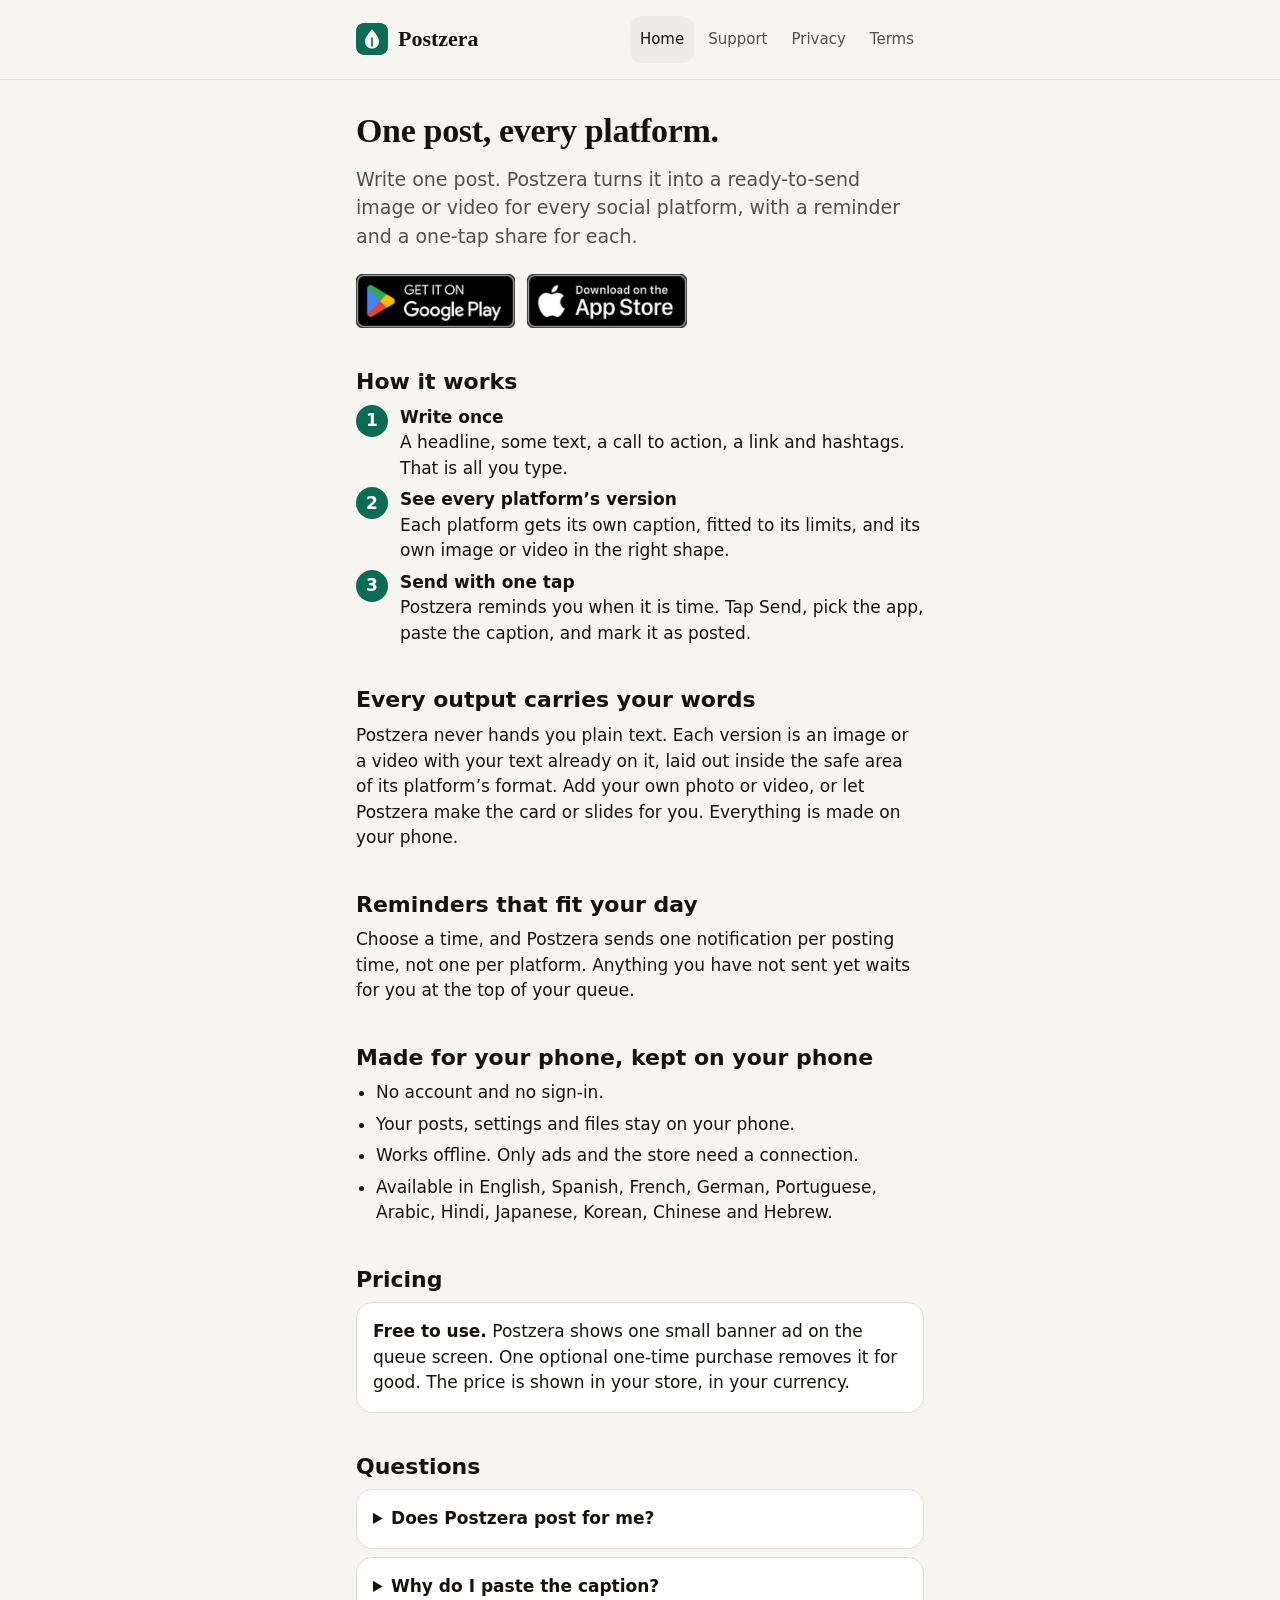
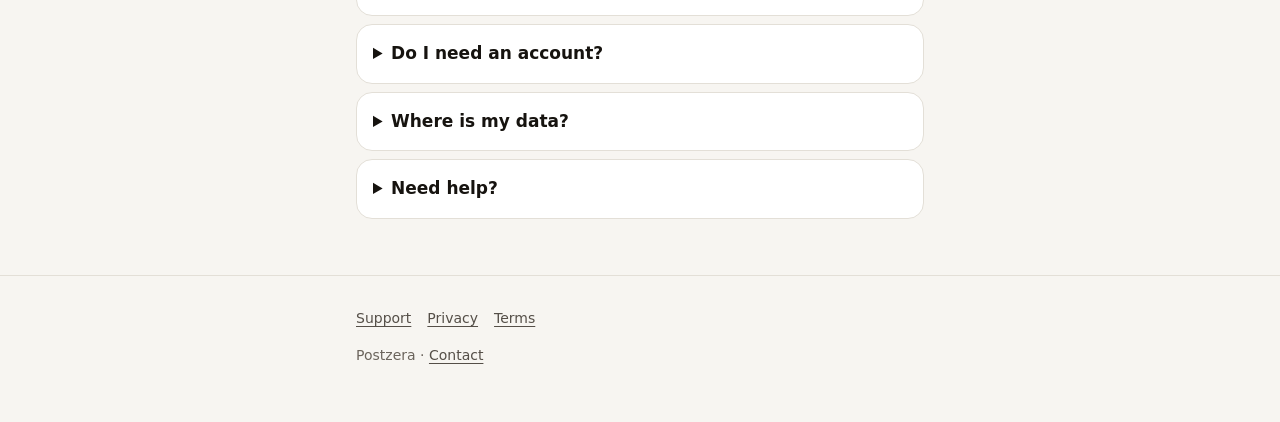
<file: website/index.html>
<!DOCTYPE html>
<html lang="en">
<head>
<meta charset="utf-8">
<meta name="viewport" content="width=device-width, initial-scale=1">
<title>Postzera: one post, every platform</title>
<meta name="description" content="Write one post and Postzera turns it into a ready-to-send image or video for every social platform, with a reminder and a one-tap share for each.">
<meta name="color-scheme" content="light dark">
<meta name="theme-color" content="#F7F5F1" media="(prefers-color-scheme: light)">
<meta name="theme-color" content="#0E0D0C" media="(prefers-color-scheme: dark)">
<meta property="og:type" content="website">
<meta property="og:site_name" content="Postzera">
<meta property="og:title" content="Postzera: one post, every platform">
<meta property="og:description" content="Write one post and Postzera turns it into a ready-to-send image or video for every social platform, with a reminder and a one-tap share for each.">
<meta name="twitter:card" content="summary_large_image">
<meta name="twitter:title" content="Postzera: one post, every platform">
<meta name="twitter:description" content="Write one post and Postzera turns it into a ready-to-send image or video for every social platform, with a reminder and a one-tap share for each.">
<link rel="canonical" href="https://postzera.godswisdomv1.workers.dev/">
<meta property="og:url" content="https://postzera.godswisdomv1.workers.dev/">
<meta property="og:image" content="https://postzera.godswisdomv1.workers.dev/images/og.png">
<meta property="og:image:width" content="1200">
<meta property="og:image:height" content="630">
<meta name="twitter:image" content="https://postzera.godswisdomv1.workers.dev/images/og.png">
<link rel="icon" type="image/png" sizes="32x32" href="images/favicon-32.png">
<link rel="apple-touch-icon" href="images/favicon.png">
<link rel="stylesheet" href="style.css">
<script type="application/ld+json">
{
  "@context": "https://schema.org",
  "@type": "SoftwareApplication",
  "name": "Postzera",
  "description": "Write one post and Postzera turns it into a ready-to-send image or video for every social platform, with a reminder and a one-tap share for each.",
  "applicationCategory": "BusinessApplication",
  "operatingSystem": "Android, iOS",
  "url": "https://postzera.godswisdomv1.workers.dev/",
  "image": "https://postzera.godswisdomv1.workers.dev/images/app-icon.png",
  "offers": { "@type": "Offer", "price": "0", "priceCurrency": "USD" }
}
</script>
</head>
<body>
<header class="site"><div class="wrap">
<a class="brand" href="/"><img src="images/favicon-32.png" width="32" height="32" alt="">Postzera</a>
<nav class="site" aria-label="Main"><a href="/" aria-current="page">Home</a><a href="/support">Support</a><a href="/privacy">Privacy</a><a href="/terms">Terms</a></nav>
</div></header>
<main><div class="wrap">
<h1>One post, every platform.</h1>
<p class="lead">Write one post. Postzera turns it into a ready-to-send image or video for every social platform, with a reminder and a one-tap share for each.</p>

<p class="badges">
<img src="images/badge-google-play.png" width="160" height="54" alt="Get it on Google Play">
<img src="images/badge-app-store.png" width="160" height="54" alt="Download on the App Store">
</p>

<h2>How it works</h2>
<ol class="steps">
<li><p><strong>Write once</strong>A headline, some text, a call to action, a link and hashtags. That is all you type.</p></li>
<li><p><strong>See every platform&rsquo;s version</strong>Each platform gets its own caption, fitted to its limits, and its own image or video in the right shape.</p></li>
<li><p><strong>Send with one tap</strong>Postzera reminds you when it is time. Tap Send, pick the app, paste the caption, and mark it as posted.</p></li>
</ol>

<h2>Every output carries your words</h2>
<p>Postzera never hands you plain text. Each version is an image or a video with your text already on it, laid out inside the safe area of its platform&rsquo;s format. Add your own photo or video, or let Postzera make the card or slides for you. Everything is made on your phone.</p>

<h2>Reminders that fit your day</h2>
<p>Choose a time, and Postzera sends one notification per posting time, not one per platform. Anything you have not sent yet waits for you at the top of your queue.</p>

<h2>Made for your phone, kept on your phone</h2>
<ul>
<li>No account and no sign-in.</li>
<li>Your posts, settings and files stay on your phone.</li>
<li>Works offline. Only ads and the store need a connection.</li>
<li>Available in English, Spanish, French, German, Portuguese, Arabic, Hindi, Japanese, Korean, Chinese and Hebrew.</li>
</ul>

<h2>Pricing</h2>
<div class="card">
<p><strong>Free to use.</strong> Postzera shows one small banner ad on the queue screen. One optional one-time purchase removes it for good. The price is shown in your store, in your currency.</p>
</div>

<h2>Questions</h2>
<details><summary>Does Postzera post for me?</summary><div><p>No. Postzera prepares your post and opens your phone&rsquo;s share sheet. You choose the app and tap send there. It never logs in to a social platform for you and never posts on its own.</p></div></details>
<details><summary>Why do I paste the caption?</summary><div><p>Some apps ignore text that is shared from another app. So Postzera copies the caption when you tap Send, and you paste it in the app you chose.</p></div></details>
<details><summary>Do I need an account?</summary><div><p>No. There is nothing to sign up for.</p></div></details>
<details><summary>Where is my data?</summary><div><p>On your phone. See the <a href="/privacy">privacy policy</a> for the details, including what the ad service may collect.</p></div></details>
<details><summary>Need help?</summary><div><p>Visit the <a href="/support">support page</a>.</p></div></details>

</div></main>
<footer class="site"><div class="wrap">
<nav aria-label="Footer"><a href="/support">Support</a><a href="/privacy">Privacy</a><a href="/terms">Terms</a></nav>
<p>Postzera &middot; <a href="/support">Contact</a></p>
</div></footer>
</body>
</html>
</file>
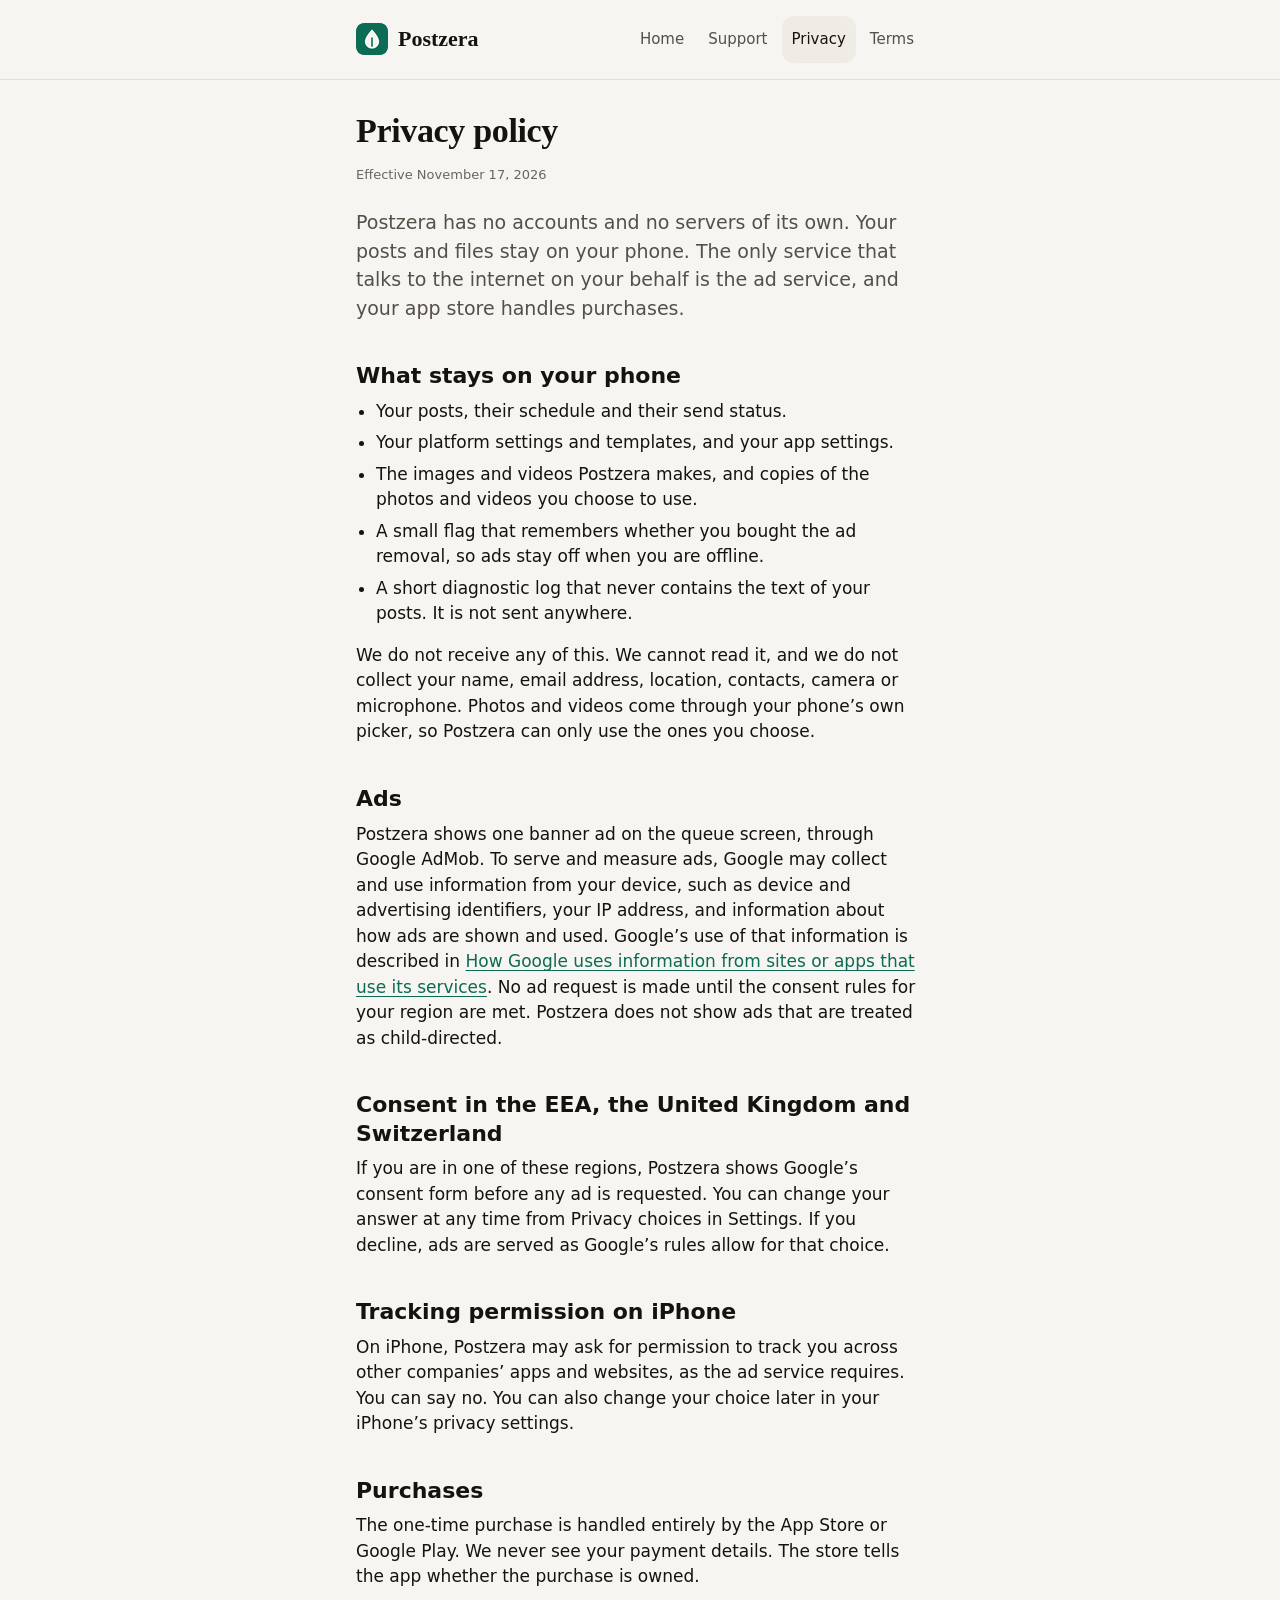
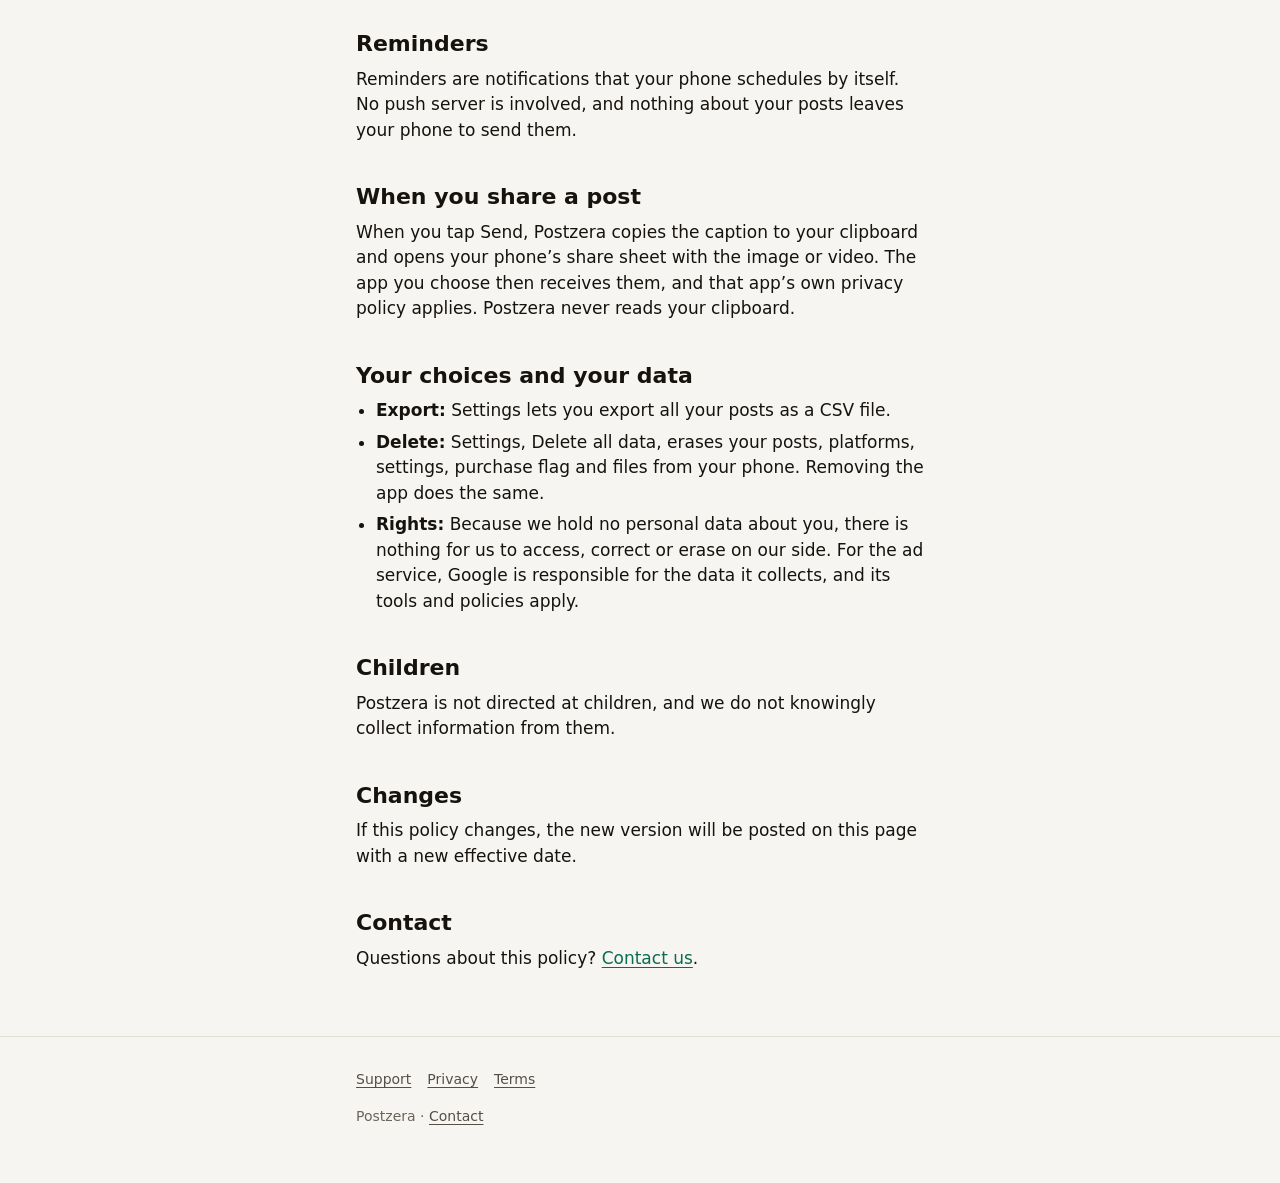
<file: website/privacy.html>
<!DOCTYPE html>
<html lang="en">
<head>
<meta charset="utf-8">
<meta name="viewport" content="width=device-width, initial-scale=1">
<title>Postzera privacy policy</title>
<meta name="description" content="Postzera collects nothing off your phone. Read how your data, ads, consent and purchases work.">
<meta name="color-scheme" content="light dark">
<meta name="theme-color" content="#F7F5F1" media="(prefers-color-scheme: light)">
<meta name="theme-color" content="#0E0D0C" media="(prefers-color-scheme: dark)">
<meta property="og:type" content="website">
<meta property="og:site_name" content="Postzera">
<meta property="og:title" content="Postzera privacy policy">
<meta property="og:description" content="Postzera collects nothing off your phone. Read how your data, ads, consent and purchases work.">
<meta name="twitter:card" content="summary_large_image">
<meta name="twitter:title" content="Postzera privacy policy">
<meta name="twitter:description" content="Postzera collects nothing off your phone. Read how your data, ads, consent and purchases work.">
<link rel="canonical" href="https://postzera.godswisdomv1.workers.dev/privacy">
<meta property="og:url" content="https://postzera.godswisdomv1.workers.dev/privacy">
<meta property="og:image" content="https://postzera.godswisdomv1.workers.dev/images/og.png">
<meta property="og:image:width" content="1200">
<meta property="og:image:height" content="630">
<meta name="twitter:image" content="https://postzera.godswisdomv1.workers.dev/images/og.png">
<link rel="icon" type="image/png" sizes="32x32" href="images/favicon-32.png">
<link rel="apple-touch-icon" href="images/favicon.png">
<link rel="stylesheet" href="style.css">
</head>
<body>
<header class="site"><div class="wrap">
<a class="brand" href="/"><img src="images/favicon-32.png" width="32" height="32" alt="">Postzera</a>
<nav class="site" aria-label="Main"><a href="/">Home</a><a href="/support">Support</a><a href="/privacy" aria-current="page">Privacy</a><a href="/terms">Terms</a></nav>
</div></header>
<main><div class="wrap">
<h1>Privacy policy</h1>
<p class="meta">Effective November 17, 2026</p>
<p class="lead">Postzera has no accounts and no servers of its own. Your posts and files stay on your phone. The only service that talks to the internet on your behalf is the ad service, and your app store handles purchases.</p>

<h2>What stays on your phone</h2>
<ul>
<li>Your posts, their schedule and their send status.</li>
<li>Your platform settings and templates, and your app settings.</li>
<li>The images and videos Postzera makes, and copies of the photos and videos you choose to use.</li>
<li>A small flag that remembers whether you bought the ad removal, so ads stay off when you are offline.</li>
<li>A short diagnostic log that never contains the text of your posts. It is not sent anywhere.</li>
</ul>
<p>We do not receive any of this. We cannot read it, and we do not collect your name, email address, location, contacts, camera or microphone. Photos and videos come through your phone&rsquo;s own picker, so Postzera can only use the ones you choose.</p>

<h2>Ads</h2>
<p>Postzera shows one banner ad on the queue screen, through Google AdMob. To serve and measure ads, Google may collect and use information from your device, such as device and advertising identifiers, your IP address, and information about how ads are shown and used. Google&rsquo;s use of that information is described in <a href="https://policies.google.com/technologies/partner-sites">How Google uses information from sites or apps that use its services</a>. No ad request is made until the consent rules for your region are met. Postzera does not show ads that are treated as child-directed.</p>

<h2>Consent in the EEA, the United Kingdom and Switzerland</h2>
<p>If you are in one of these regions, Postzera shows Google&rsquo;s consent form before any ad is requested. You can change your answer at any time from Privacy choices in Settings. If you decline, ads are served as Google&rsquo;s rules allow for that choice.</p>

<h2>Tracking permission on iPhone</h2>
<p>On iPhone, Postzera may ask for permission to track you across other companies&rsquo; apps and websites, as the ad service requires. You can say no. You can also change your choice later in your iPhone&rsquo;s privacy settings.</p>

<h2>Purchases</h2>
<p>The one-time purchase is handled entirely by the App Store or Google Play. We never see your payment details. The store tells the app whether the purchase is owned.</p>

<h2>Reminders</h2>
<p>Reminders are notifications that your phone schedules by itself. No push server is involved, and nothing about your posts leaves your phone to send them.</p>

<h2>When you share a post</h2>
<p>When you tap Send, Postzera copies the caption to your clipboard and opens your phone&rsquo;s share sheet with the image or video. The app you choose then receives them, and that app&rsquo;s own privacy policy applies. Postzera never reads your clipboard.</p>

<h2>Your choices and your data</h2>
<ul>
<li><strong>Export:</strong> Settings lets you export all your posts as a CSV file.</li>
<li><strong>Delete:</strong> Settings, Delete all data, erases your posts, platforms, settings, purchase flag and files from your phone. Removing the app does the same.</li>
<li><strong>Rights:</strong> Because we hold no personal data about you, there is nothing for us to access, correct or erase on our side. For the ad service, Google is responsible for the data it collects, and its tools and policies apply.</li>
</ul>

<h2>Children</h2>
<p>Postzera is not directed at children, and we do not knowingly collect information from them.</p>

<h2>Changes</h2>
<p>If this policy changes, the new version will be posted on this page with a new effective date.</p>

<h2>Contact</h2>
<p>Questions about this policy? <a href="/support">Contact us</a>.</p>

</div></main>
<footer class="site"><div class="wrap">
<nav aria-label="Footer"><a href="/support">Support</a><a href="/privacy">Privacy</a><a href="/terms">Terms</a></nav>
<p>Postzera &middot; <a href="/support">Contact</a></p>
</div></footer>
</body>
</html>
</file>
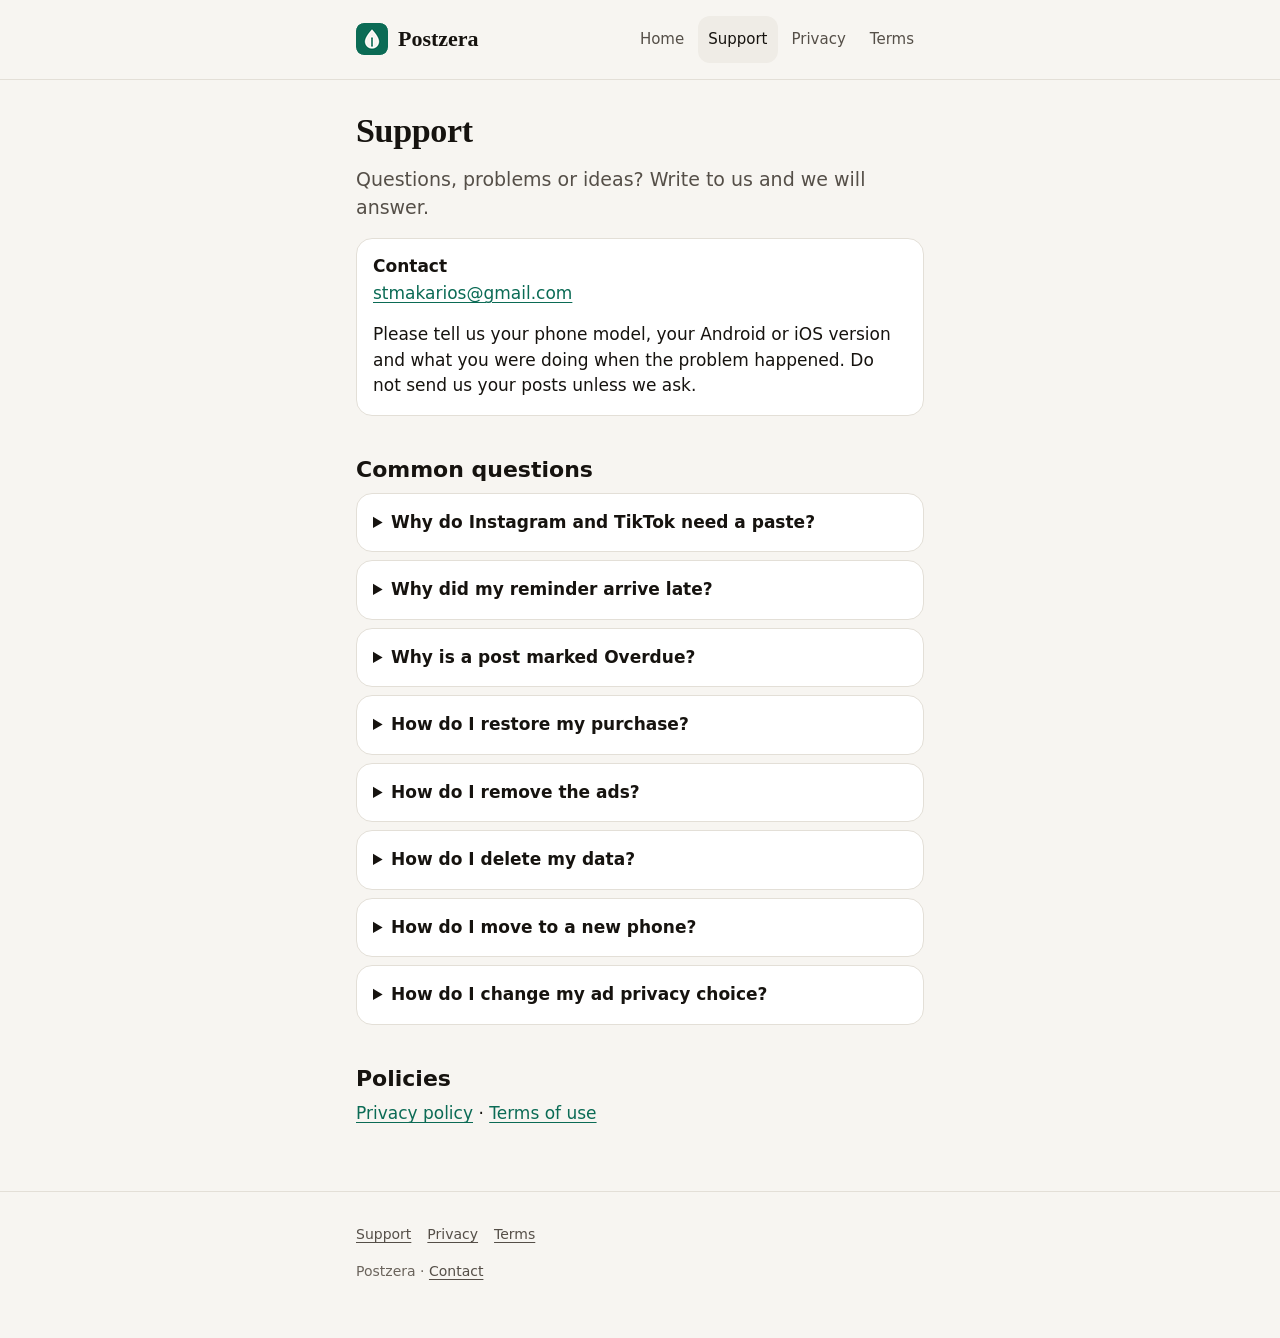
<file: website/support.html>
<!DOCTYPE html>
<html lang="en">
<head>
<meta charset="utf-8">
<meta name="viewport" content="width=device-width, initial-scale=1">
<title>Postzera support</title>
<meta name="description" content="Get help with Postzera: contact, common questions, restoring your purchase and deleting your data.">
<meta name="color-scheme" content="light dark">
<meta name="theme-color" content="#F7F5F1" media="(prefers-color-scheme: light)">
<meta name="theme-color" content="#0E0D0C" media="(prefers-color-scheme: dark)">
<meta property="og:type" content="website">
<meta property="og:site_name" content="Postzera">
<meta property="og:title" content="Postzera support">
<meta property="og:description" content="Get help with Postzera: contact, common questions, restoring your purchase and deleting your data.">
<meta name="twitter:card" content="summary_large_image">
<meta name="twitter:title" content="Postzera support">
<meta name="twitter:description" content="Get help with Postzera: contact, common questions, restoring your purchase and deleting your data.">
<link rel="canonical" href="https://postzera.godswisdomv1.workers.dev/support">
<meta property="og:url" content="https://postzera.godswisdomv1.workers.dev/support">
<meta property="og:image" content="https://postzera.godswisdomv1.workers.dev/images/og.png">
<meta property="og:image:width" content="1200">
<meta property="og:image:height" content="630">
<meta name="twitter:image" content="https://postzera.godswisdomv1.workers.dev/images/og.png">
<link rel="icon" type="image/png" sizes="32x32" href="images/favicon-32.png">
<link rel="apple-touch-icon" href="images/favicon.png">
<link rel="stylesheet" href="style.css">
</head>
<body>
<header class="site"><div class="wrap">
<a class="brand" href="/"><img src="images/favicon-32.png" width="32" height="32" alt="">Postzera</a>
<nav class="site" aria-label="Main"><a href="/">Home</a><a href="/support" aria-current="page">Support</a><a href="/privacy">Privacy</a><a href="/terms">Terms</a></nav>
</div></header>
<main><div class="wrap">
<h1>Support</h1>
<p class="lead">Questions, problems or ideas? Write to us and we will answer.</p>
<div class="card">
<h3>Contact</h3>
<p><a href="mailto:stmakarios@gmail.com">stmakarios@gmail.com</a></p>
<p>Please tell us your phone model, your Android or iOS version and what you were doing when the problem happened. Do not send us your posts unless we ask.</p>
</div>

<h2>Common questions</h2>
<details><summary>Why do Instagram and TikTok need a paste?</summary><div><p>Some apps accept the image or video from another app but ignore its text. When you tap Send, Postzera copies the caption to your clipboard. After you pick the app, paste the caption into its caption box. Postzera only copies when you tap Send or Copy, and it never reads your clipboard.</p></div></details>
<details><summary>Why did my reminder arrive late?</summary><div><p>To avoid asking for special permissions, Postzera uses inexact reminders on Android. In battery saving mode your phone can delay one by a few minutes. Check that notifications are allowed for Postzera in your phone&rsquo;s settings. Your posts are always available in the queue, even without a reminder.</p></div></details>
<details><summary>Why is a post marked Overdue?</summary><div><p>Its scheduled time has passed and it has not been marked as posted. Overdue posts stay at the top of the queue until you send or skip them.</p></div></details>
<details><summary>How do I restore my purchase?</summary><div><p>Open Settings and tap Restore purchases. Use the same store account that made the purchase, on the same kind of phone (Google Play on Android, the App Store on iPhone). The purchase does not move between the two stores.</p></div></details>
<details><summary>How do I remove the ads?</summary><div><p>Open Settings and tap Remove ads. It is a single one-time purchase.</p></div></details>
<details><summary>How do I delete my data?</summary><div><p>Open Settings and tap Delete all data. Your posts, platforms, settings and generated files are erased from your phone. Removing the app also removes everything. Before that, you can export your posts as a CSV file in Settings.</p></div></details>
<details><summary>How do I move to a new phone?</summary><div><p>Export your posts as a CSV file in Settings, move the file to the new phone, and import it there. Postzera does not back up to the cloud.</p></div></details>
<details><summary>How do I change my ad privacy choice?</summary><div><p>If your region requires it, Settings shows a Privacy choices row where you can change your answer at any time.</p></div></details>

<h2>Policies</h2>
<p><a href="/privacy">Privacy policy</a> &middot; <a href="/terms">Terms of use</a></p>

</div></main>
<footer class="site"><div class="wrap">
<nav aria-label="Footer"><a href="/support">Support</a><a href="/privacy">Privacy</a><a href="/terms">Terms</a></nav>
<p>Postzera &middot; <a href="/support">Contact</a></p>
</div></footer>
</body>
</html>
</file>
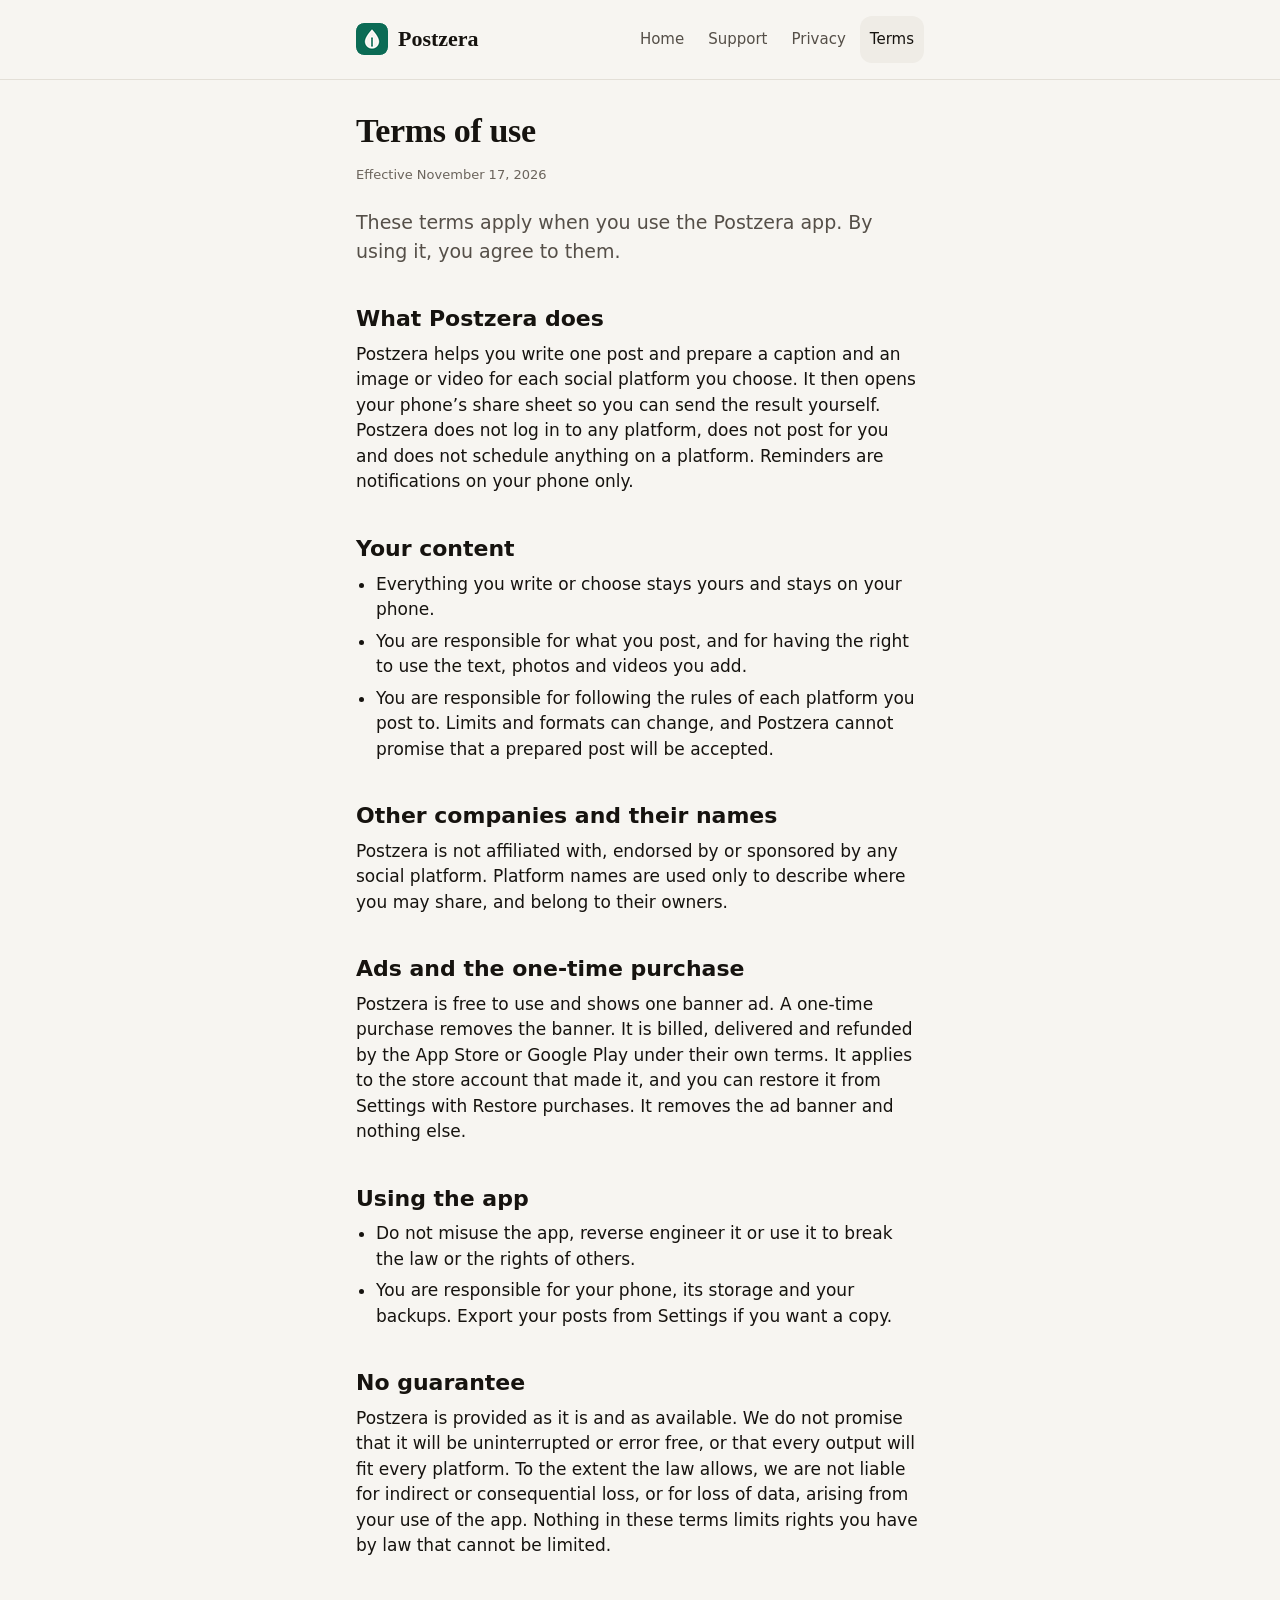
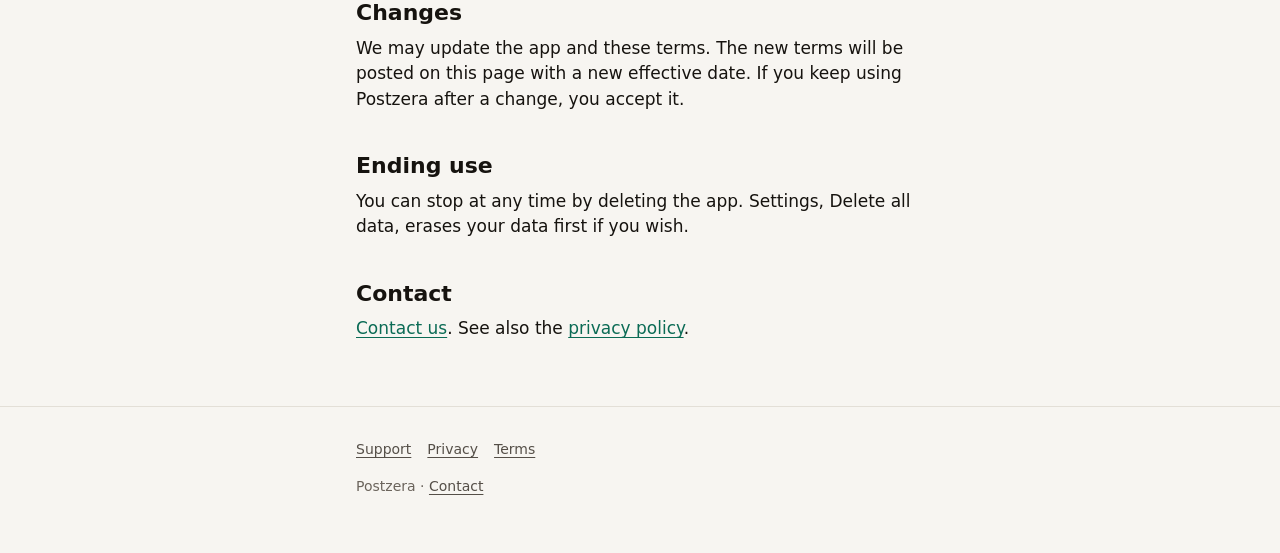
<file: website/terms.html>
<!DOCTYPE html>
<html lang="en">
<head>
<meta charset="utf-8">
<meta name="viewport" content="width=device-width, initial-scale=1">
<title>Postzera terms of use</title>
<meta name="description" content="The terms for using the Postzera app: what it does, your content, ads and the one-time purchase.">
<meta name="color-scheme" content="light dark">
<meta name="theme-color" content="#F7F5F1" media="(prefers-color-scheme: light)">
<meta name="theme-color" content="#0E0D0C" media="(prefers-color-scheme: dark)">
<meta property="og:type" content="website">
<meta property="og:site_name" content="Postzera">
<meta property="og:title" content="Postzera terms of use">
<meta property="og:description" content="The terms for using the Postzera app: what it does, your content, ads and the one-time purchase.">
<meta name="twitter:card" content="summary_large_image">
<meta name="twitter:title" content="Postzera terms of use">
<meta name="twitter:description" content="The terms for using the Postzera app: what it does, your content, ads and the one-time purchase.">
<link rel="canonical" href="https://postzera.godswisdomv1.workers.dev/terms">
<meta property="og:url" content="https://postzera.godswisdomv1.workers.dev/terms">
<meta property="og:image" content="https://postzera.godswisdomv1.workers.dev/images/og.png">
<meta property="og:image:width" content="1200">
<meta property="og:image:height" content="630">
<meta name="twitter:image" content="https://postzera.godswisdomv1.workers.dev/images/og.png">
<link rel="icon" type="image/png" sizes="32x32" href="images/favicon-32.png">
<link rel="apple-touch-icon" href="images/favicon.png">
<link rel="stylesheet" href="style.css">
</head>
<body>
<header class="site"><div class="wrap">
<a class="brand" href="/"><img src="images/favicon-32.png" width="32" height="32" alt="">Postzera</a>
<nav class="site" aria-label="Main"><a href="/">Home</a><a href="/support">Support</a><a href="/privacy">Privacy</a><a href="/terms" aria-current="page">Terms</a></nav>
</div></header>
<main><div class="wrap">
<h1>Terms of use</h1>
<p class="meta">Effective November 17, 2026</p>
<p class="lead">These terms apply when you use the Postzera app. By using it, you agree to them.</p>

<h2>What Postzera does</h2>
<p>Postzera helps you write one post and prepare a caption and an image or video for each social platform you choose. It then opens your phone&rsquo;s share sheet so you can send the result yourself. Postzera does not log in to any platform, does not post for you and does not schedule anything on a platform. Reminders are notifications on your phone only.</p>

<h2>Your content</h2>
<ul>
<li>Everything you write or choose stays yours and stays on your phone.</li>
<li>You are responsible for what you post, and for having the right to use the text, photos and videos you add.</li>
<li>You are responsible for following the rules of each platform you post to. Limits and formats can change, and Postzera cannot promise that a prepared post will be accepted.</li>
</ul>

<h2>Other companies and their names</h2>
<p>Postzera is not affiliated with, endorsed by or sponsored by any social platform. Platform names are used only to describe where you may share, and belong to their owners.</p>

<h2>Ads and the one-time purchase</h2>
<p>Postzera is free to use and shows one banner ad. A one-time purchase removes the banner. It is billed, delivered and refunded by the App Store or Google Play under their own terms. It applies to the store account that made it, and you can restore it from Settings with Restore purchases. It removes the ad banner and nothing else.</p>

<h2>Using the app</h2>
<ul>
<li>Do not misuse the app, reverse engineer it or use it to break the law or the rights of others.</li>
<li>You are responsible for your phone, its storage and your backups. Export your posts from Settings if you want a copy.</li>
</ul>

<h2>No guarantee</h2>
<p>Postzera is provided as it is and as available. We do not promise that it will be uninterrupted or error free, or that every output will fit every platform. To the extent the law allows, we are not liable for indirect or consequential loss, or for loss of data, arising from your use of the app. Nothing in these terms limits rights you have by law that cannot be limited.</p>

<h2>Changes</h2>
<p>We may update the app and these terms. The new terms will be posted on this page with a new effective date. If you keep using Postzera after a change, you accept it.</p>

<h2>Ending use</h2>
<p>You can stop at any time by deleting the app. Settings, Delete all data, erases your data first if you wish.</p>

<h2>Contact</h2>
<p><a href="/support">Contact us</a>. See also the <a href="/privacy">privacy policy</a>.</p>

</div></main>
<footer class="site"><div class="wrap">
<nav aria-label="Footer"><a href="/support">Support</a><a href="/privacy">Privacy</a><a href="/terms">Terms</a></nav>
<p>Postzera &middot; <a href="/support">Contact</a></p>
</div></footer>
</body>
</html>
</file>
<file: website/style.css>
/* Postzera website. The app's color tokens, a system font stack, one 600 px
   reading column. No scripts, no external fonts. */
:root {
  color-scheme: light dark;
  --bg: #F7F5F1;
  --card: #FFFFFF;
  --tint: #EFECE6;
  --text: #16130F;
  --text-2: #554F48;
  --text-3: #6B645C;
  --border: #E3DFD7;
  --accent: #0B6B55;
  --accent-dim: #095645;
  --on-accent: #FFFFFF;
  --sans: system-ui, -apple-system, "Segoe UI", Roboto, "Helvetica Neue", Arial, "Noto Sans", sans-serif;
  --serif: ui-serif, "Iowan Old Style", "Palatino Linotype", Georgia, "Times New Roman", serif;
}
@media (prefers-color-scheme: dark) {
  :root {
    --bg: #0E0D0C;
    --card: #181614;
    --tint: #242120;
    --text: #F4F1EC;
    --text-2: #B8B1A7;
    --text-3: #968F85;
    --border: #2E2A27;
    --accent: #3FCF9D;
    --accent-dim: #2FB085;
    --on-accent: #07140F;
  }
}
*, *::before, *::after { box-sizing: border-box; }
html { -webkit-text-size-adjust: 100%; text-size-adjust: 100%; }
body {
  margin: 0;
  background: var(--bg);
  color: var(--text);
  font: 400 1.0625rem/1.5 var(--sans);
}
a { color: var(--accent); text-underline-offset: 0.18em; }
a:hover { color: var(--accent-dim); }
:focus-visible { outline: 2px solid var(--accent); outline-offset: 3px; border-radius: 4px; }

.wrap { max-width: 600px; margin: 0 auto; padding: 0 16px; }
header.site { padding: 16px 0; border-bottom: 0.5px solid var(--border); }
header.site .wrap { display: flex; align-items: center; justify-content: space-between; gap: 16px; flex-wrap: wrap; }
.brand { display: inline-flex; align-items: center; gap: 10px; color: var(--text); text-decoration: none; font: 600 1.375rem/1 var(--serif); }
.brand img { width: 32px; height: 32px; border-radius: 8px; display: block; }
nav.site { display: flex; gap: 4px; flex-wrap: wrap; }
nav.site a { color: var(--text-2); text-decoration: none; padding: 12px 10px; font-size: 0.9375rem; font-weight: 500; border-radius: 12px; }
nav.site a:hover, nav.site a[aria-current="page"] { color: var(--text); background: var(--tint); }

main { padding: 32px 0 48px; }
h1 { font: 600 2.125rem/1.1 var(--serif); margin: 0 0 16px; letter-spacing: -0.01em; }
h2 { font: 600 1.375rem/1.3 var(--sans); margin: 40px 0 8px; }
h3 { font: 600 1.0625rem/1.3 var(--sans); margin: 24px 0 4px; }
p { margin: 0 0 16px; }
ul, ol { margin: 0 0 16px; padding-left: 1.25rem; }
li { margin-bottom: 6px; }
.lead { font-size: 1.1875rem; color: var(--text-2); }
.meta { color: var(--text-3); font-size: 0.8125rem; margin-bottom: 24px; }

.badges { display: flex; gap: 12px; flex-wrap: wrap; margin: 24px 0 0; }
.badges img { display: block; height: 54px; width: auto; }

.card { background: var(--card); border: 0.5px solid var(--border); border-radius: 16px; padding: 16px; margin: 0 0 16px; }
.card h3 { margin-top: 0; }
.card p:last-child, .card ul:last-child { margin-bottom: 0; }
.steps { list-style: none; padding: 0; counter-reset: step; }
.steps li { counter-increment: step; display: flex; gap: 12px; }
.steps li::before {
  content: counter(step);
  flex: none; width: 32px; height: 32px; border-radius: 999px;
  background: var(--accent); color: var(--on-accent);
  display: flex; align-items: center; justify-content: center; font-weight: 600;
}
.steps p { margin: 0; }
.steps strong { display: block; }

.button {
  display: inline-flex; align-items: center; justify-content: center;
  min-height: 48px; padding: 0 24px; border-radius: 12px;
  background: var(--accent); color: var(--on-accent);
  font-weight: 600; text-decoration: none;
}
.button:hover { background: var(--accent-dim); color: var(--on-accent); }
.button.secondary { background: transparent; color: var(--text); border: 0.5px solid var(--border); }
.button.secondary:hover { background: var(--tint); color: var(--text); }

details { background: var(--card); border: 0.5px solid var(--border); border-radius: 16px; margin: 0 0 8px; }
summary { cursor: pointer; padding: 16px; font-weight: 600; min-height: 48px; }
details > div { padding: 0 16px 16px; }
details p:last-child { margin-bottom: 0; }

footer.site { border-top: 0.5px solid var(--border); padding: 24px 0 40px; color: var(--text-3); font-size: 0.875rem; }
footer.site nav { display: flex; gap: 4px 16px; flex-wrap: wrap; margin-bottom: 8px; }
footer.site a { color: var(--text-2); padding: 8px 0; }

@media (prefers-reduced-motion: reduce) { * { transition: none !important; animation: none !important; scroll-behavior: auto !important; } }
@media print {
  :root { --bg: #fff; --card: #fff; --text: #000; --text-2: #222; --text-3: #444; --border: #bbb; --accent: #000; }
  header.site nav, .button { display: none; }
  a { color: #000; }
}
</file>
